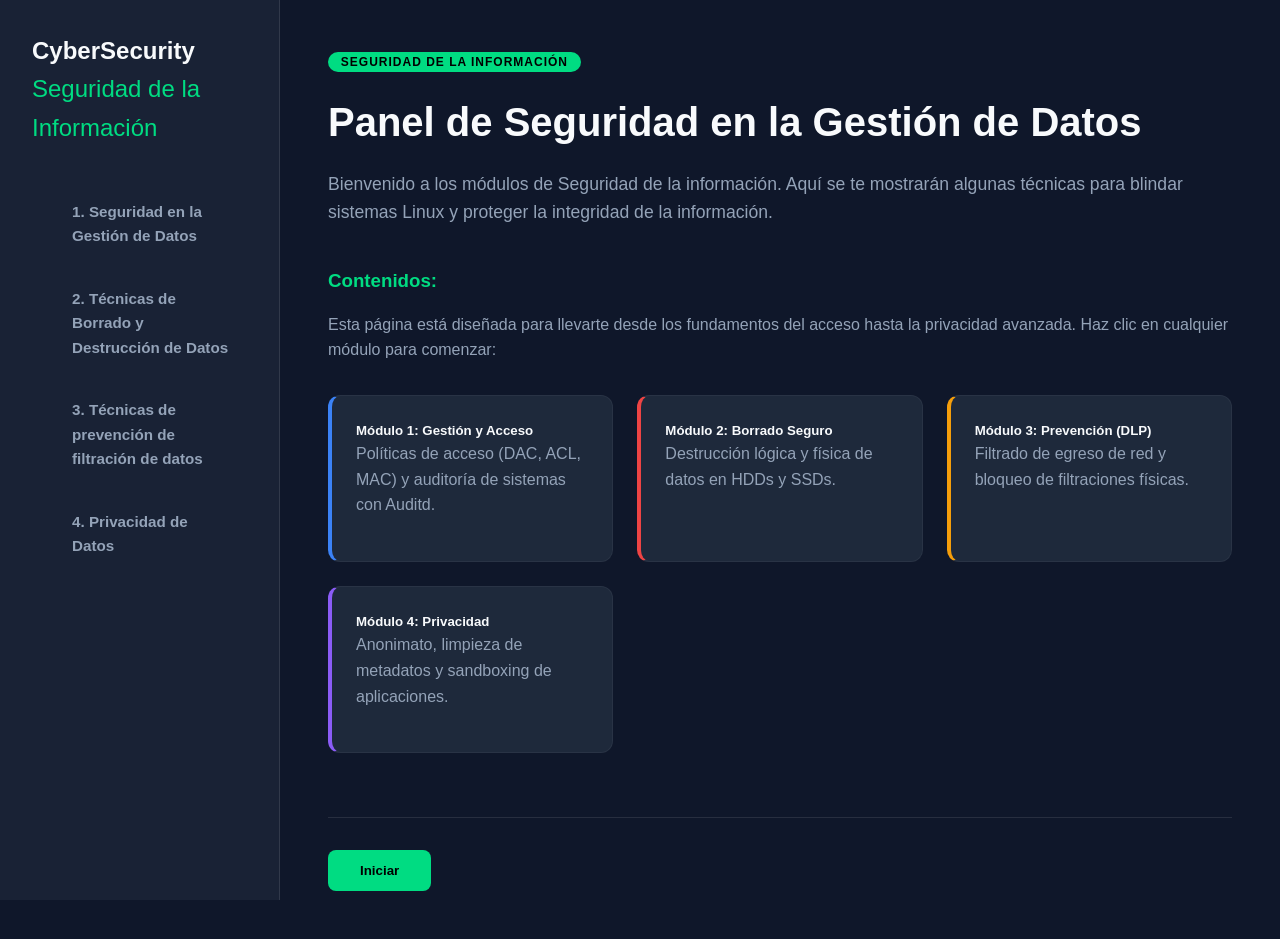
<file: index.html>
<!DOCTYPE html>
<html lang="es">
<head>
    <meta charset="UTF-8">
    <meta name="viewport" content="width=device-width, initial-scale=1.0">
    <title>SafeData Site - Seguridad de la Información</title>

    <link rel="stylesheet" href="style.css">
</head>
<body>

    <nav class="sidebar">
        <h2>CyberSecurity <span>Seguridad de la Información</span></h2>
        <ul id="menu">
            <li><a href="#" class="nav-link" data-target="modulo1">1. Seguridad en la Gestión de Datos</a></li>
            <li><a href="#" class="nav-link" data-target="modulo2">2. Técnicas de Borrado y Destrucción de Datos</a></li>
            <li><a href="#" class="nav-link" data-target="modulo3">3. Técnicas de prevención de filtración de datos</a></li>
            <li><a href="#" class="nav-link" data-target="modulo4">4. Privacidad de Datos</a></li>
        </ul>
    </nav>

    <main class="content">
        
        <section id="inicio" class="tutorial-card active">
            <header>
                <span class="badge">Seguridad de la Información</span>
                <h1>Panel de Seguridad en la Gestión de Datos</h1>
                <p>Bienvenido a los módulos de Seguridad de la información. Aquí se te mostrarán algunas técnicas para blindar sistemas Linux y proteger la integridad de la información.</p>
            </header>

            <article class="step-content">
                <h3>Contenidos:</h3>
                <p>Esta página está diseñada para llevarte desde los fundamentos del acceso hasta la privacidad avanzada. Haz clic en cualquier módulo para comenzar:</p>

                <div class="grid-options">
                    <div class="option-card" onclick="navigateTo('modulo1')" style="cursor: pointer; border-left: 4px solid #3b82f6;">
                        <h5>Módulo 1: Gestión y Acceso</h5>
                        <p>Políticas de acceso (DAC, ACL, MAC) y auditoría de sistemas con Auditd.</p>
                    </div>
                    <div class="option-card" onclick="navigateTo('modulo2')" style="cursor: pointer; border-left: 4px solid #ef4444;">
                        <h5>Módulo 2: Borrado Seguro</h5>
                        <p>Destrucción lógica y física de datos en HDDs y SSDs.</p>
                    </div>
                    <div class="option-card" onclick="navigateTo('modulo3')" style="cursor: pointer; border-left: 4px solid #f59e0b;">
                        <h5>Módulo 3: Prevención (DLP)</h5>
                        <p>Filtrado de egreso de red y bloqueo de filtraciones físicas.</p>
                    </div>
                    <div class="option-card" onclick="navigateTo('modulo4')" style="cursor: pointer; border-left: 4px solid #8b5cf6;">
                        <h5>Módulo 4: Privacidad</h5>
                        <p>Anonimato, limpieza de metadatos y sandboxing de aplicaciones.</p>
                    </div>
                </div>
            </article>

            <footer>
                <button class="btn-primary" onclick="navigateTo('modulo1')">Iniciar</button>
            </footer>
        </section>
        
        
        <section id="modulo1" class="tutorial-card">
            <header>
                <span class="badge">Módulo 1</span>
                
                <h1>Seguridad en la Gestión de Datos</h1>
                
                <p style="font-weight: bold; color: #3b82f6;">Políticas de acceso y auditoría</p>
            </header>

            <article class="step-content">
                <blockquote style="border-left: 4px solid #3b82f6; border-right: 4px solid #3b82f6; padding: 10px 20px; background: #001b36; margin-bottom: 25px; color: #e2e8f0;">
                    La seguridad de la información en Linux no es un evento único, sino un proceso continuo de control y vigilancia para proteger la confidencialidad y disponibilidad.
                </blockquote>
                
                <div class="info-container" style="display: flex; gap: 20px; flex-wrap: wrap;">
            
                   
                    <div class="theory-column" style="flex: 1; min-width: 300px;">
                        

                        <h4>1. Niveles de Control de Acceso</h4>
                        <p>Los controles de acceso en TI son fundamentales para proteger los activos digitales y físicos de una organización. Estos controles aseguran que solo las personas autorizadas puedan acceder a los recursos necesarios, minimizando el riesgo de acceso no autorizado y otros posibles incidentes de seguridad. En este artículo, se explican los diferentes tipos de controles de acceso (físicos, lógicos y administrativos), cómo se implementan y cómo se auditan para garantizar su efectividad.</p>
                        <p>Para asegurar que solo las personas autorizadas vean los datos, implementamos tres capas:</p>
                        <ul>
                            <li><strong>DAC:</strong> Permisos básicos (Lectura, Escritura, Ejecución) asignados por el dueño del archivo.</li>
                            <li><strong>ACL:</strong> Permisos extendidos para casos donde varios usuarios necesitan niveles de acceso distintos en un mismo archivo.</li>
                            <li><strong>MAC:</strong> Seguridad de nivel gubernamental/empresarial donde el sistema (Kernel) decide quién accede a qué, independientemente del dueño.</li>
                        </ul>

                        <h4>2. Auditoría e Integridad</h4>
                        <p>No basta con cerrar la puerta; debemos saber quién intentó abrirla. La integridad asegura que los datos no hayan sido alterados maliciosamente mediante firmas <strong>Hashes</strong>. Mientras que la auditoría permite hacer lo siguiente: </p>
                        <ul>
                            <li><strong></strong>Revisar los registros de acceso para detectar cualquier anomalía o intento de acceso no autorizado.</li>
                            <li><strong></strong>Inspeccionar físicamente los sistemas de control de acceso para asegurarse de que están funcionando correctamente.</li>
                            <li><strong></strong>Realizar pruebas de penetración para evaluar la robustez de los controles físicos.</li>
                        </ul>
                    </div>

                    
                    <div class="terminal-column" style="flex: 1; min-width: 300px;">
                        <div class="code-block" style="background-color: #1e1e1e; color: #d4d4d4; padding: 15px; border-radius: 8px; border-left: 5px solid #007acc; font-family: 'Courier New', Courier, monospace;">
                            <span style="color: #6a9955;"># --- Gestión de Permisos (DAC/ACL) ---</span><br>
                            <span style="color: #569cd6;">chmod</span> 600 config.conf <span style="color: #6a9955;"># Solo dueño lee/escribe</span><br>
                            <span style="color: #569cd6;">setfacl</span> -m u:analista:r datos.csv <span style="color: #6a9955;"># ACL para un tercero</span><br><br>

                            <span style="color: #6a9955;"># --- Vigilancia del Sistema (Auditd) ---</span><br>
                            <span style="color: #569cd6;">auditctl</span> -w /etc/shadow -p wa -k alerta_passwords<br>
                            <span style="color: #569cd6;">ausearch</span> -k alerta_passwords <span style="color: #6a9955;"># Buscar eventos</span><br><br>

                            <span style="color: #6a9955;"># --- Verificación de Integridad ---</span><br>
                            <span style="color: #569cd6;">sha256sum</span> archivo_importante.zip
                        </div>
                        <p style="font-size: 0.85em; margin-top: 10px; font-style: italic;">
                            * Ejecuta estos comandos como root o usando sudo para interactuar con el sistema.
                        </p>
                    </div>
                </div>

                <hr style="margin: 25px 0; border: 0; border-top: 1px solid #eee;">

                <h4>Metodologías Críticas</h4>
                <div class="grid-options">
                    <div class="option-card" style="border-top: 4px solid #ffff00;">
                        <h5>Mínimo Privilegio</h5>
                        <p>Otorga solo los permisos estrictamente necesarios para la tarea.</p>
                    </div>
                    <div class="option-card" style="border-top: 4px solid #ff05c1;">
                        <h5>No Repudio</h5>
                        <p>Garantiza que un usuario no pueda negar haber realizado una acción gracias a los logs de auditoría.</p>
                    </div>
                </div>
            </article>

            <footer>
                <button class="btn-secondary" disabled>Anterior</button>
                <button class="btn-nav-home" onclick="navigateTo('inicio')">Regresar al Inicio</button>
                <button class="btn-primary" onclick="navigateTo('modulo2')">Siguiente Módulo</button>
            </footer>
        </section>

        
        <section id="modulo2" class="tutorial-card">
            <header>
                <span class="badge">Módulo 2</span>
               
                <h1>Técnicas de Borrado y Destrucción de Datos</h1>
                
                <p style="font-weight: bold; color: #ef4444;">-Borrado seguro y destrucción física</p>
            </header>

            <article class="step-content">
                <blockquote style="border-left: 4px solid #ef4444; border-right: 4px solid #ef4444; padding: 10px 20px; background: #001020; margin-bottom: 25px; color: #e2e8f0;">
                    En seguridad, eliminar no es destruir. Mientras el comando <code>rm</code> solo quita el puntero, la sanitización asegura que los bits sean ilegibles. El borrado y destrucción de datos garantiza la eliminación irrecuperable de información confidencial, utilizando técnicas como la sobrescritura (software), desmagnetización (física) o destrucción física del soporte. Estas medidas previenen el robo de identidad, fugas de información y aseguran el cumplimiento de normativas como el RGPD.
                </blockquote>

                <!-- Contenedor de dos columnas -->
                <div class="info-container" style="display: flex; gap: 20px; flex-wrap: wrap;">
            
                    <!-- Columna Izquierda -->
                    <div class="theory-column" style="flex: 1.2; min-width: 300px;">
                        <h4>Sanitización de Software (Tipos de Discos)</h4>
                        <p>Dependiendo del hardware, la técnica de borrado cambia drásticamente:</p>
                        <ul>
                            <li><strong>Discos Magnéticos (HDD):</strong> Se utiliza la sobreescritura múltiple con patrones aleatorios.</li>
                            <li><strong>Discos de Estado Sólido (SSD):</strong> La sobreescritura daña la vida útil y no garantiza el borrado. Se usa el comando <code>TRIM</code> o <code>blkdiscard</code>.</li>
                        </ul>
                        <p>A diferencia del borrado lógico (que borra punteros o sobrescribe), la destrucción física inutiliza el dispositivo por completo.</p>
                        <p>La destrucción física puede ser propensa al error humano si no se realiza bajo protocolos estrictos, por lo que a menudo se requiere la certificación de empresas especializadas.</p>
                        <p>Las unidades SSD son más difíciles de destruir que los discos duros tradicionales, requiriendo trituración en partículas más pequeñas para asegurar la eliminación de datos, según.</p>

                        <p style="font-weight: bold; color: #ef4444;">-Remanencia en Memoria (RAM y Swap)</p>
                        <p>La remanencia de memoria es la capacidad de ciertos sistemas de almacenamiento (como en PLCs o discos duros) para conservar datos incluso después de apagar el equipo o quitarle la energía. A diferencia de la memoria volátil, asegura que variables críticas, configuraciones o archivos no se borren, siendo fundamental para la continuidad de procesos industriales y la seguridad de la información.</p>
                    </div>

                    <!-- Columna Derecha-->
                    <div class="terminal-column" style="flex: 0.8; min-width: 300px;">
                        <div class="code-block" style="background-color: #1e1e1e; color: #d4d4d4; padding: 15px; border-radius: 8px; border-left: 5px solid #ef4444; font-family: 'Courier New', Courier, monospace; font-size: 0.9em;">
                            <span style="color: #6a9955;"># --- Borrado en HDD ---</span><br>
                            <span style="color: #569cd6;">shred</span> -u -n 3 secreto.txt<br><br>

                            <span style="color: #6a9955;"># --- Sanitización de SSD ---</span><br>
                            <span style="color: #569cd6;">sudo blkdiscard</span> /dev/sdb1<br><br>

                            <span style="color: #6a9955;"># --- Limpieza de RAM/Swap ---</span><br>
                            <span style="color: #569cd6;">sudo swapoff</span> -a<br>
                            <span style="color: #569cd6;">sdmem</span> -f -ll<br>
                            <span style="color: #569cd6;">sudo swapon</span> -a
                        </div>
                        <p style="font-size: 0.85em; margin-top: 10px; font-style: italic;">
                            <strong>Aviso:</strong> <code>blkdiscard</code> elimina datos instantáneamente a nivel de hardware.
                        </p>
                    </div>
                </div>

                <h4 style="margin-top: 30px;">Métodos de Destrucción Física</h4>
                <div class="grid-options">
                    <div class="option-card" style="border-top: 4px solid #ef4444;">
                        <h5>Trituración Mecánica</h5>
                        <p>Reducción del soporte a partículas de milímetros para impedir reconstrucción forense.</p>
                    </div>
                    <div class="option-card" style="border-top: 4px solid #f59e0b;">
                        <h5>Desmagnetización</h5>
                        <p>Exposición de HDDs a campos magnéticos potentes para neutralizar los platos.</p>
                    </div>
                    <div class="option-card" style="border-top: 4px solid #10b981;">
                        <h5>Incineración</h5>
                        <p>Destrucción térmica total, aplicada bajo normativas de residuos electrónicos.</p>
                    </div>
                    <div class="option-card" style="border-top: 4px solid #4310b9;">
                        <h5>Perforación/Deformación</h5>
                        <p>Se perfora el disco duro con una prensa hidráulica o un taladro industrial, dañando los platos magnéticos donde se guarda la información.</p>
                    </div>
                </div>
            </article>

            <footer>
                <button class="btn-secondary" onclick="navigateTo('modulo1')">Anterior</button>
                <button class="btn-nav-home" onclick="navigateTo('inicio')">Regresar al Inicio</button>
                <button class="btn-primary" onclick="navigateTo('modulo3')">Siguiente Módulo</button>
            </footer>
        </section>

       
        <section id="modulo3" class="tutorial-card">
            <header>
                <span class="badge">Módulo 3</span>
             
                <h1>Técnicas de prevención de filtración de datos</h1>
              
                <p style="font-weight: bold; color: #f59e0b;">Prevención de Filtración de Datos (DLP)</p>
            </header>

            <article class="step-content">
                <blockquote style="border-left: 4px solid #f59e0b; border-right: 4px solid #f59e0b; padding: 10px 20px; background: #001020; margin-bottom: 25px; color: #e2e8f0;">
                    El DLP (Data Loss Prevention) en Linux se centra en blindar los puntos de salida para evitar que la información sensible sea extraída por actores maliciosos o errores accidentales.
                </blockquote>
                
                <!-- Contenedor de dos columnas -->
                <div class="info-container" style="display: flex; gap: 20px; flex-wrap: wrap;">
            
                    <!-- Columna Izquierda-->
                    <div class="theory-column" style="flex: 1.1; min-width: 300px;">
                        <h4>1. Descubrimiento de Datos (Data Discovery)</h4>
                        <p>No se puede proteger lo que no se sabe que existe. El primer paso es auditar el sistema en busca de patrones sensibles (PII, llaves de API, tarjetas) y permisos de archivos excesivamente permisivos.</p>

                        <h4>2. Control de Egreso y Red</h4>
                        <p>Aplicamos la política <strong>Default Deny</strong>. Un servidor seguro solo debe comunicarse con los destinos estrictamente necesarios para su función, bloqueando cualquier otro intento de conexión saliente.</p>

                        <h4>3. Restricción de Medios Físicos</h4>
                        <p>El "Air-gap" o bloqueo físico impide que se extraigan datos mediante dispositivos USB. Esto se logra inhabilitando los módulos del kernel encargados del almacenamiento masivo.</p>
                        
                        <h4>4. Actualizaciones y Parches</h4>
                        <p>Mantener el kernel y el software actualizado para corregir vulnerabilidades.</p>

                        <h4>5. Gestión de Usuarios</h4>
                        <p>Limitar privilegios de root, usar sudo, y gestionar contraseñas seguras con pam_cracklib.</p>

                        <h4>6. Cifrado de Datos</h4>
                        <p>Utilizar tecnologías de cifrado para proteger la información en reposo. Usar GnuPG (GPG) para archivos confidenciales.</p>

                        <h4>7. Seguridad de Red</h4>
                        <p>Implementar firewalls como iptables o ufw para controlar tráfico, y proteger contra fuerza bruta con Fail2ban.</p>

                        <h4>8. Refuerzo del Sistema (Hardening)</h4>
                        <p>Activar SELinux (Security-Enhanced Linux) o AppArmor para control de acceso obligatorio.</p>

                        <h4>9. Auditoría y Monitoreo</h4>
                        <p>Revisar registros del sistema regularmente para detectar accesos no autorizados.</p>
                    </div>

                    <!-- Columna Derecha-->
                    <div class="terminal-column" style="flex: 0.9; min-width: 300px;">
                        <div class="code-block" style="background-color: #1e1e1e; color: #d4d4d4; padding: 15px; border-radius: 8px; border-left: 5px solid #f59e0b; font-family: 'Courier New', Courier, monospace; font-size: 0.85em;">
                            <span style="color: #6a9955;"># --- Búsqueda de Patrones Sensibles ---</span><br>
                            <span style="color: #569cd6;">grep</span> -rE <span style="color: #ce9178;">"[0-9]{4}-[0-9]{4}-[0-9]{4}"</span> /home/<br>
                            <span style="color: #569cd6;">find</span> /data -type f -perm /o+r <span style="color: #6a9955;"># Fugas internas</span><br><br>

                            <span style="color: #6a9955;"># --- Firewall de Egreso (Iptables) ---</span><br>
                            <span style="color: #569cd6;">sudo iptables</span> -A OUTPUT -p tcp --dport 443 -j ACCEPT<br>
                            <span style="color: #569cd6;">sudo iptables</span> -P OUTPUT DROP <span style="color: #6a9955;"># Bloqueo total</span><br><br>

                            <span style="color: #6a9955;"># --- Bloqueo de Hardware USB ---</span><br>
                            <span style="color: #569cd6;">echo</span> <span style="color: #ce9178;">"blacklist usb-storage"</span> | <span style="color: #569cd6;">sudo tee</span> /etc/modprobe.d/block-usb.conf
                        </div>
                        <p style="font-size: 0.85em; margin-top: 10px; font-style: italic;">
                            Nota: El bloqueo de USB requiere un reinicio o descargar el módulo manualmente.
                        </p>
                    </div>
                </div>

                <h4 style="margin-top: 30px;">Metodologías de Protección Robusta</h4>
                <div class="grid-options">
                    <div class="option-card" style="border-top: 4px solid #10b981;">
                        <h5>Defensa en Profundidad</h5>
                        <p>Combina Cifrado (LUKS), RBAC y Monitoreo para que un solo fallo no exponga todo el sistema.</p>
                    </div>
                    <div class="option-card" style="border-top: 4px solid #3b82f6;">
                        <h5>Zero Trust (Confianza Cero)</h5>
                        <p>Nunca confiar, siempre verificar. Cada flujo de datos debe ser autenticado, incluso si es interno.</p>
                    </div>
                    <div class="option-card" style="border-top: 4px solid #8b5cf6;">
                        <h5>Data Masking</h5>
                        <p>Sustitución de datos reales por ficticios en entornos de desarrollo para mitigar riesgos de exposición.</p>
                    </div>
                </div>
            </article>

            <footer>
                <button class="btn-secondary" onclick="navigateTo('modulo2')">Anterior</button>
                <button class="btn-nav-home" onclick="navigateTo('inicio')">Regresar al Inicio</button>
                <button class="btn-primary" onclick="navigateTo('modulo4')">Siguiente Módulo</button>
            </footer>
        </section>
        
       
        <section id="modulo4" class="tutorial-card">
            <header>
                <span class="badge">Módulo 4</span>
             
                <h1>Privacidad de Datos</h1>
               
                <p style="font-weight: bold; color: #8b5cf6;">Privacidad y Anonimato</p>
            </header>

            <article class="step-content">
                <blockquote style="border-left: 4px solid #8b5cf6; border-right: 4px solid #8b5cf6; padding: 10px 20px; background: #001020; margin-bottom: 25px; color: #e2e8f0;">
                Mientras que la seguridad se enfoca en bloquear accesos no autorizados, la <strong>privacidad</strong> garantiza que, si los datos son observados o revelados, estos no se puedan vincular o asociarse a tu identidad real.
                </blockquote>
                <!-- Contenedor de dos columnas -->
                <div class="info-container" style="display: flex; gap: 20px; flex-wrap: wrap;">
            
                    <!-- Columna Izquierda-->
                    <div class="theory-column" style="flex: 1.1; min-width: 300px;">
                        <h4>1. Ofuscación de Identidad</h4>
                        <p>La red puede delatarte mediante huellas persistentes. Cambiar la dirección MAC y enrutar el tráfico a través de capas (Tor) rompe el rastreo geográfico y de hardware.</p>

                        <h4>2. Higiene de Metadatos</h4>
                        <p>Los archivos contienen información oculta (EXIF, GPS, autor). La sanitización de metadatos es un paso obligatorio antes de compartir cualquier documento o imagen.</p>

                        <h4>3. Sandboxing (Aislamiento)</h4>
                        <p>El aislamiento de aplicaciones limita lo que un programa puede "ver" de tu sistema, evitando que la telemetría acceda a tus archivos personales o variables de entorno.</p>

                        <p style="font-weight: bold; color: #ffffff;">Aspectos clave de la privacidad digital:</p>
                        <ul>
                            <li><strong>Derecho a controlar datos:</strong> Se utiliza la sobreescritura múltiple con patrones aleatorios.</li>
                            <li><strong>Huella Digital:</strong> Todo rastro que dejas en la red puede registrarse y usarse, creando un perfil del usuario.</li>
                            <li><strong>Riesgos: </strong> Robo de identidad, suplantación, seguimiento comercial y violación de la intimidad.</li>
                            <li><strong>Protección:</strong> Uso de contraseñas seguras, verificación en dos pasos, cifrado y configuración de privacidad en redes sociales</li>
                        </ul>
                    
                    
                    </div>

                    <!-- Columna Derecha-->
                    <div class="terminal-column" style="flex: 0.9; min-width: 300px;">
                        <div class="code-block" style="background-color: #1e1e1e; color: #d4d4d4; padding: 15px; border-radius: 8px; border-left: 5px solid #8b5cf6; font-family: 'Courier New', Courier, monospace; font-size: 0.85em;">
                            <span style="color: #6a9955;"># --- Ofuscación de Red ---</span><br>
                            <span style="color: #569cd6;">sudo macchanger</span> -r eth0 <span style="color: #6a9955;"># MAC aleatoria</span><br>
                            <span style="color: #569cd6;">torsocks</span> wget https://sitio.com <span style="color: #6a9955;"># Tráfico vía Tor</span><br><br>

                            <span style="color: #6a9955;"># --- Sanitización de Archivos ---</span><br>
                            <span style="color: #569cd6;">mat2</span> imagen_con_gps.jpg <span style="color: #6a9955;"># Limpiar metadatos</span><br><br>

                            <span style="color: #6a9955;"># --- Aislamiento de Procesos ---</span><br>
                            <span style="color: #569cd6;">firejail</span> --private firefox <span style="color: #6a9955;"># Entorno efímero</span>
                        </div>
                        <p style="font-size: 0.85em; margin-top: 10px; font-style: italic;">
                            * <code>firejail</code> crea un sistema de archivos temporal que se destruye al cerrar la app.
                        </p>
                    </div>
                </div>

                <h4 style="margin-top: 30px;">Metodologías de Privacidad</h4>
                <div class="grid-options">
                    
                    <div class="option-card" style="border-top: 4px solid #ff006f;">
                        <h5>Compartimentación</h5>
                        <p>Uso de máquinas virtuales para separar la identidad confidencial de la del ocio.</p>
                    </div>
                    
                    <div class="option-card" style="border-top: 4px solid #8b5cf6;">
                        <h5>Minimización</h5>
                        <p>Reducción de logs persistentes y limpieza automática del directorio <code>/tmp</code> en cada inicio.</p>
                    </div>
                    
                    <div class="option-card" style="border-top: 4px solid #ff8a54;">
                        <h5>Anti-Forensics</h5>
                        <p>Desactivación de volcados de memoria (core dumps) para proteger llaves de cifrado en RAM.</p>
                    </div>
                    
                    <div class="option-card" style="border-top: 4px solid #cfffab;">
                        <h5>Navegación Segura</h5>
                        <p>Usa redes privadas virtuales (VPN) y aplicaciones de mensajería con encriptación de extremo a extremo.</p>
                    </div>

                    <div class="option-card" style="border-top: 4px solid #ffffff;">
                        <h5>Contraseñas fuertes</h5>
                        <p>Usa contraseñas distintas y complejas para cada cuenta.</p>
                    </div>

                    <div class="option-card" style="border-top: 4px solid #fffb00;">
                        <h5>Actualiza sistemas</h5>
                        <p>Mantén tus dispositivos y aplicaciones actualizados para cerrar brechas de seguridad.</p>
                    </div>

                    <div class="option-card" style="border-top: 4px solid #008cff;">
                        <h5>Cuidar la información que se comparte</h5>
                        <p>Evita compartir información sensible, privada o datos bancarios, especialmente en espacios donde la información es de facil acceso, como lo son las redes sociales.</p>
                    </div>
                </div>
            </article>

            <footer>
                <button class="btn-secondary" onclick="navigateTo('modulo3')">Anterior</button>
                <button class="btn-primary" onclick="finalizarCurso()">Finalizar Modulo</button>
            </footer>
        </section>

    <!-- Enlace al JS externo -->
    <script src="script.js"></script>
</body>
</html>
</file>
<file: style.css>
:root {
    --primary: #00dc82; 
    --secondary: #334155;
    --accent: #0ea5e9;
    --background: #0f172a;
    --surface: #1e293b;
    --text: #f8fafc;
    --text-dim: #94a3b8;
    --code-bg: #000000;
    --sidebar-width: 280px;
}

* {
    margin: 0;
    padding: 0;
    box-sizing: border-box;
}

body {
    font-family: 'Segoe UI', Roboto, Helvetica, Arial, sans-serif;
    background-color: var(--background);
    color: var(--text);
    display: flex;
    min-height: 100vh;
    line-height: 1.6;
}


.sidebar {
    width: var(--sidebar-width);
    background-color: rgba(30, 41, 59, 0.7);
    backdrop-filter: blur(10px);
    border-right: 1px solid rgba(255, 255, 255, 0.1);
    padding: 2rem;
    position: fixed;
    height: 100vh;
    z-index: 100;
}

.sidebar h2 {
    font-size: 1.5rem;
    margin-bottom: 2.5rem;
    color: var(--text);
}

.sidebar h2 span {
    color: var(--primary);
    font-weight: 300;
}

.sidebar ul {
    list-style: none;
}

.sidebar li {
    margin-bottom: 0.8rem;
}

.nav-link {
    color: var(--text-dim);
    text-decoration: none;
    display: block;
    padding: 0.8rem 1rem;
    border-radius: 8px;
    transition: all 0.3s ease;
    font-size: 0.95rem;
}

.nav-link:hover, .nav-link.active {
    background: rgba(0, 220, 130, 0.1);
    color: var(--primary);
    padding-left: 1.5rem;
}


.content {
    margin-left: var(--sidebar-width);
    padding: 3rem;
    width: 100%;
    max-width: 1000px;
    margin-right: auto;
}


.tutorial-card {
    display: none;
    animation: fadeIn 0.5s ease forwards;
}

.tutorial-card.active {
    display: block;
}

@keyframes fadeIn {
    from { opacity: 0; transform: translateY(20px); }
    to { opacity: 1; transform: translateY(0); }
}

header {
    margin-bottom: 2.5rem;
}

.badge {
    background: var(--primary);
    color: #000;
    padding: 0.2rem 0.8rem;
    border-radius: 20px;
    font-size: 0.75rem;
    font-weight: bold;
    text-transform: uppercase;
    letter-spacing: 1px;
}

h1 {
    font-size: 2.5rem;
    margin: 1rem 0;
    color: var(--text);
}

header p {
    color: var(--text-dim);
    font-size: 1.1rem;
}


.step-content h3 {
    margin: 2rem 0 1rem;
    color: var(--primary);
    display: flex;
    align-items: center;
    gap: 10px;
}

.step-content p {
    margin-bottom: 1.2rem;
    color: var(--text-dim);
}

ul {
    margin-bottom: 1.5rem;
    padding-left: 1.5rem;
}

li {
    margin-bottom: 0.5rem;
}


.code-block {
    background-color: var(--code-bg);
    border: 1px solid rgba(255, 255, 255, 0.1);
    border-radius: 12px;
    padding: 1.5rem;
    font-family: 'Consolas', 'Monaco', monospace;
    font-size: 0.9rem;
    text-align: left !important;
    color: #cbd5e1;
    margin: 1.5rem 0;
    overflow-x: auto;
    white-space: pre-line;
    word-wrap: break-word;
    position: relative;
    max-height: 500px;
    overflow-y: auto;
}

.code-block::before {
    content: "Terminal";
    position: absolute;
    top: 0;
    right: 1.5rem;
    font-size: 0.7rem;
    color: var(--text-dim);
    text-transform: uppercase;
}

.code-block::-webkit-scrollbar {
    width: 8px; /* Ancho de la barra */
}

.code-block::-webkit-scrollbar-track {
    background: #2d2d2d; /* Color del fondo de la barra */
    border-radius: 8px;
}

.code-block::-webkit-scrollbar-thumb {
    background: #555; /* Color del "agarre" de la barra */
    border-radius: 8px;
}

.code-block::-webkit-scrollbar-thumb:hover {
    background: #777; /* Color al pasar el mouse */
}

.grid-options {
    display: grid;
    grid-template-columns: repeat(auto-fit, minmax(250px, 1fr));
    gap: 1.5rem;
    margin: 2rem 0;
}

.option-card {
    background: var(--surface);
    padding: 1.5rem;
    border-radius: 12px;
    border: 1px solid rgba(255, 255, 255, 0.05);
    transition: transform 0.3s ease;
}

.option-card:hover {
    transform: translateY(-5px);
    border-color: var(--primary);
}

.option-card h4 {
    margin-bottom: 0.8rem;
    color: var(--text);
}


footer {
    margin-top: 4rem;
    padding-top: 2rem;
    border-top: 1px solid rgba(255, 255, 255, 0.1);
    display: flex;
    gap: 1rem;
}

button {
    padding: 0.8rem 2rem;
    border-radius: 8px;
    font-weight: 600;
    cursor: pointer;
    transition: all 0.3s ease;
    border: none;
}

.btn-primary {
    background-color: var(--primary);
    color: #000;
}

.btn-primary:hover {
    background-color: #00ff95;
    box-shadow: 0 0 20px rgba(0, 220, 130, 0.4);
}

.btn-secondary {
    background-color: transparent;
    color: var(--text);
    border: 1px solid var(--secondary);
}

.btn-secondary:hover:not(:disabled) {
    background: var(--secondary);
}

button:disabled {
    opacity: 0.3;
    cursor: not-allowed;
}


@media (max-width: 768px) {
    body { flex-direction: column; }
    .sidebar { 
        width: 100%; 
        height: auto; 
        position: relative; 
        padding: 1rem;
    }
    .content { margin-left: 0; padding: 1.5rem; }
    .sidebar h2 { margin-bottom: 1rem; }
}

.nav-link {
    font-weight: bold; 
    text-decoration: none; 
}

.btn-nav-home {
    background-color: #4b5563;
    color: #ffffff;
    border: none;
    padding: 10px 20px;
    border-radius: 6px;
    font-weight: bold;
    cursor: pointer;
    transition: background-color 0.3s ease;
    display: flex;
    align-items: center;
    gap: 8px;
}

.btn-nav-home:hover {
    background-color: #374151; 
}
</file>
<file: HTML2/style.css>
:root {
    --primary: #00dc82; 
    --secondary: #334155;
    --accent: #0ea5e9;
    --background: #0f172a;
    --surface: #1e293b;
    --text: #f8fafc;
    --text-dim: #94a3b8;
    --code-bg: #000000;
    --sidebar-width: 280px;
}

* {
    margin: 0;
    padding: 0;
    box-sizing: border-box;
}

body {
    font-family: 'Segoe UI', Roboto, Helvetica, Arial, sans-serif;
    background-color: var(--background);
    color: var(--text);
    display: flex;
    min-height: 100vh;
    line-height: 1.6;
}


.sidebar {
    width: var(--sidebar-width);
    background-color: rgba(30, 41, 59, 0.7);
    backdrop-filter: blur(10px);
    border-right: 1px solid rgba(255, 255, 255, 0.1);
    padding: 2rem;
    position: fixed;
    height: 100vh;
    z-index: 100;
}

.sidebar h2 {
    font-size: 1.5rem;
    margin-bottom: 2.5rem;
    color: var(--text);
}

.sidebar h2 span {
    color: var(--primary);
    font-weight: 300;
}

.sidebar ul {
    list-style: none;
}

.sidebar li {
    margin-bottom: 0.8rem;
}

.nav-link {
    color: var(--text-dim);
    text-decoration: none;
    display: block;
    padding: 0.8rem 1rem;
    border-radius: 8px;
    transition: all 0.3s ease;
    font-size: 0.95rem;
}

.nav-link:hover, .nav-link.active {
    background: rgba(0, 220, 130, 0.1);
    color: var(--primary);
    padding-left: 1.5rem;
}


.content {
    margin-left: var(--sidebar-width);
    padding: 3rem;
    width: 100%;
    max-width: 1000px;
    margin-right: auto;
}


.tutorial-card {
    display: none;
    animation: fadeIn 0.5s ease forwards;
}

.tutorial-card.active {
    display: block;
}

@keyframes fadeIn {
    from { opacity: 0; transform: translateY(20px); }
    to { opacity: 1; transform: translateY(0); }
}

header {
    margin-bottom: 2.5rem;
}

.badge {
    background: var(--primary);
    color: #000;
    padding: 0.2rem 0.8rem;
    border-radius: 20px;
    font-size: 0.75rem;
    font-weight: bold;
    text-transform: uppercase;
    letter-spacing: 1px;
}

h1 {
    font-size: 2.5rem;
    margin: 1rem 0;
    color: var(--text);
}

header p {
    color: var(--text-dim);
    font-size: 1.1rem;
}


.step-content h3 {
    margin: 2rem 0 1rem;
    color: var(--primary);
    display: flex;
    align-items: center;
    gap: 10px;
}

.step-content p {
    margin-bottom: 1.2rem;
    color: var(--text-dim);
}

ul {
    margin-bottom: 1.5rem;
    padding-left: 1.5rem;
}

li {
    margin-bottom: 0.5rem;
}


.code-block {
    background-color: var(--code-bg);
    border: 1px solid rgba(255, 255, 255, 0.1);
    border-radius: 12px;
    padding: 1.5rem;
    font-family: 'Consolas', 'Monaco', monospace;
    font-size: 0.9rem;
    text-align: left !important;
    color: #cbd5e1;
    margin: 1.5rem 0;
    overflow-x: auto;
    white-space: pre-line;
    word-wrap: break-word;
    position: relative;
    max-height: 500px;
    overflow-y: auto;
}

.code-block::before {
    content: "Terminal";
    position: absolute;
    top: 0;
    right: 1.5rem;
    font-size: 0.7rem;
    color: var(--text-dim);
    text-transform: uppercase;
}

.code-block::-webkit-scrollbar {
    width: 8px; /* Ancho de la barra */
}

.code-block::-webkit-scrollbar-track {
    background: #2d2d2d; /* Color del fondo de la barra */
    border-radius: 8px;
}

.code-block::-webkit-scrollbar-thumb {
    background: #555; /* Color del "agarre" de la barra */
    border-radius: 8px;
}

.code-block::-webkit-scrollbar-thumb:hover {
    background: #777; /* Color al pasar el mouse */
}

.grid-options {
    display: grid;
    grid-template-columns: repeat(auto-fit, minmax(250px, 1fr));
    gap: 1.5rem;
    margin: 2rem 0;
}

.option-card {
    background: var(--surface);
    padding: 1.5rem;
    border-radius: 12px;
    border: 1px solid rgba(255, 255, 255, 0.05);
    transition: transform 0.3s ease;
}

.option-card:hover {
    transform: translateY(-5px);
    border-color: var(--primary);
}

.option-card h4 {
    margin-bottom: 0.8rem;
    color: var(--text);
}


footer {
    margin-top: 4rem;
    padding-top: 2rem;
    border-top: 1px solid rgba(255, 255, 255, 0.1);
    display: flex;
    gap: 1rem;
}

button {
    padding: 0.8rem 2rem;
    border-radius: 8px;
    font-weight: 600;
    cursor: pointer;
    transition: all 0.3s ease;
    border: none;
}

.btn-primary {
    background-color: var(--primary);
    color: #000;
}

.btn-primary:hover {
    background-color: #00ff95;
    box-shadow: 0 0 20px rgba(0, 220, 130, 0.4);
}

.btn-secondary {
    background-color: transparent;
    color: var(--text);
    border: 1px solid var(--secondary);
}

.btn-secondary:hover:not(:disabled) {
    background: var(--secondary);
}

button:disabled {
    opacity: 0.3;
    cursor: not-allowed;
}


@media (max-width: 768px) {
    body { flex-direction: column; }
    .sidebar { 
        width: 100%; 
        height: auto; 
        position: relative; 
        padding: 1rem;
    }
    .content { margin-left: 0; padding: 1.5rem; }
    .sidebar h2 { margin-bottom: 1rem; }
}

.nav-link {
    font-weight: bold; 
    text-decoration: none; 
}

.btn-nav-home {
    background-color: #4b5563;
    color: #ffffff;
    border: none;
    padding: 10px 20px;
    border-radius: 6px;
    font-weight: bold;
    cursor: pointer;
    transition: background-color 0.3s ease;
    display: flex;
    align-items: center;
    gap: 8px;
}

.btn-nav-home:hover {
    background-color: #374151; 
}
</file>
